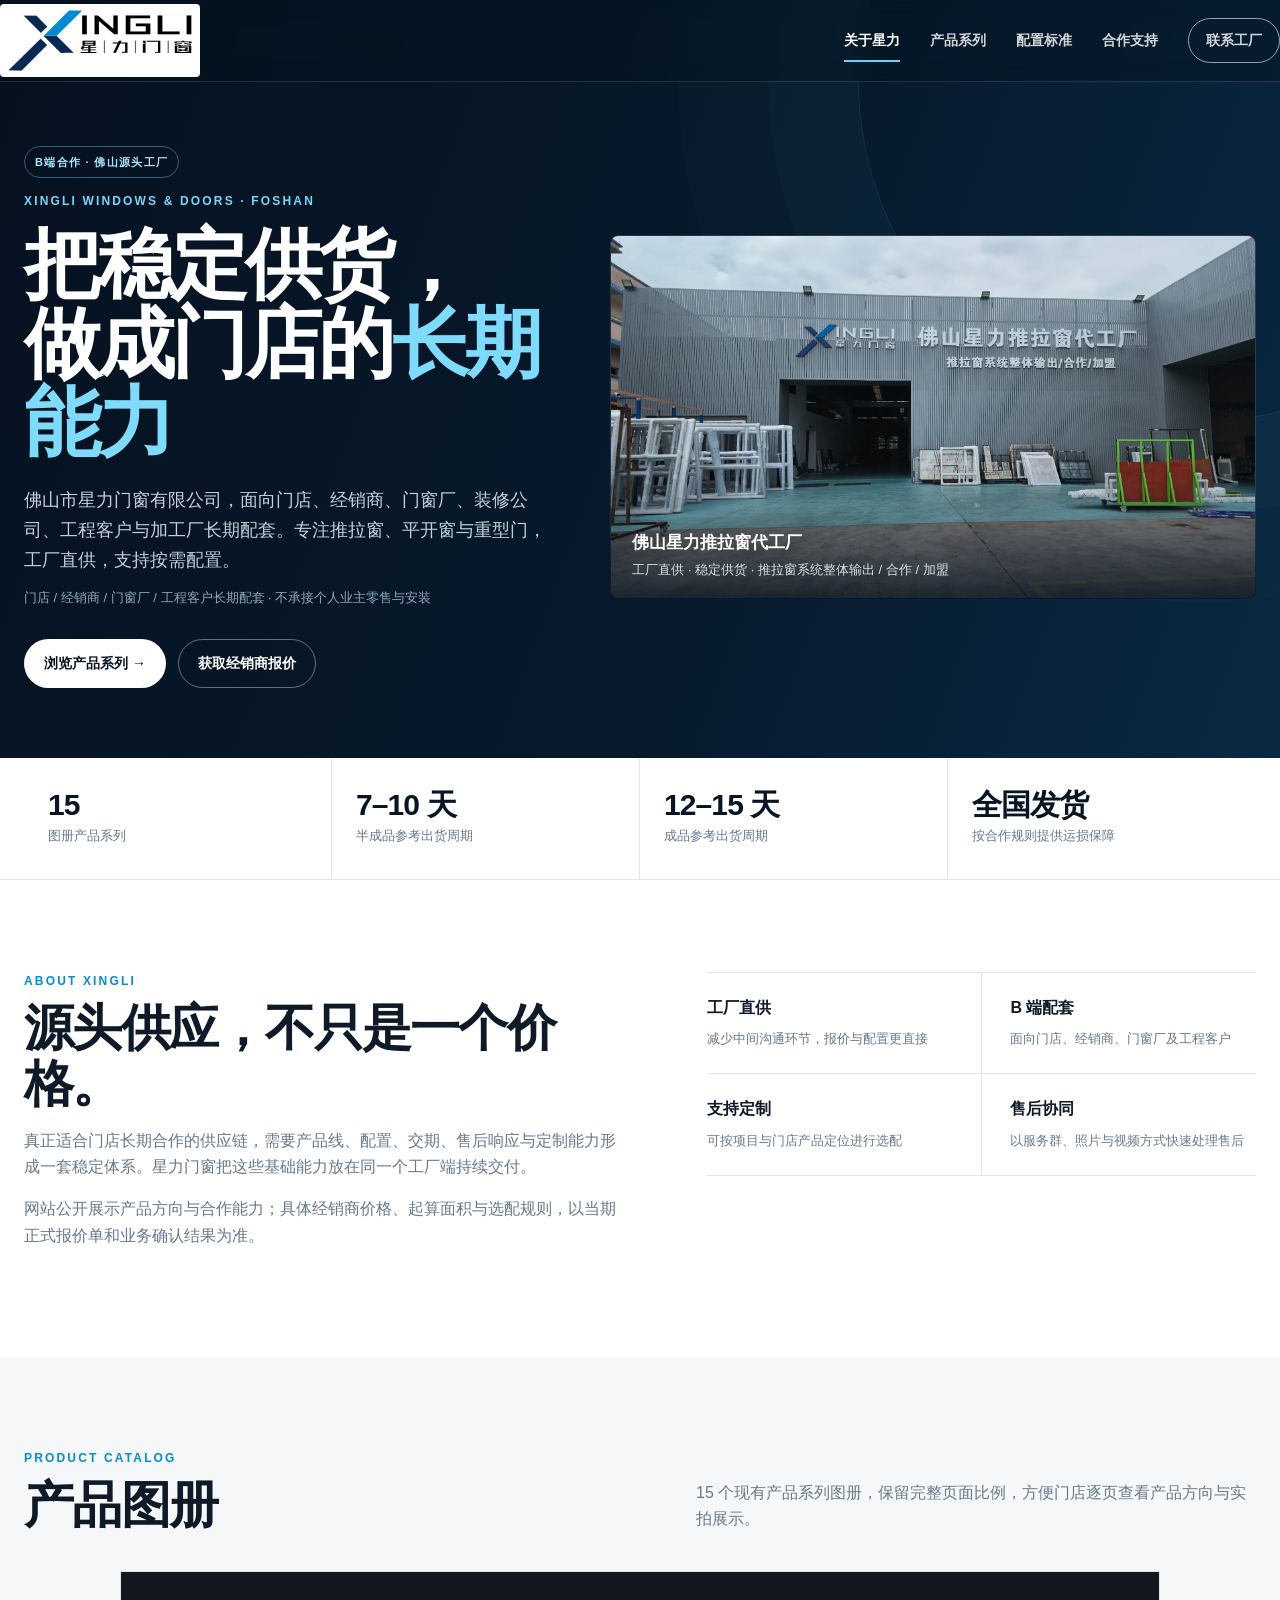
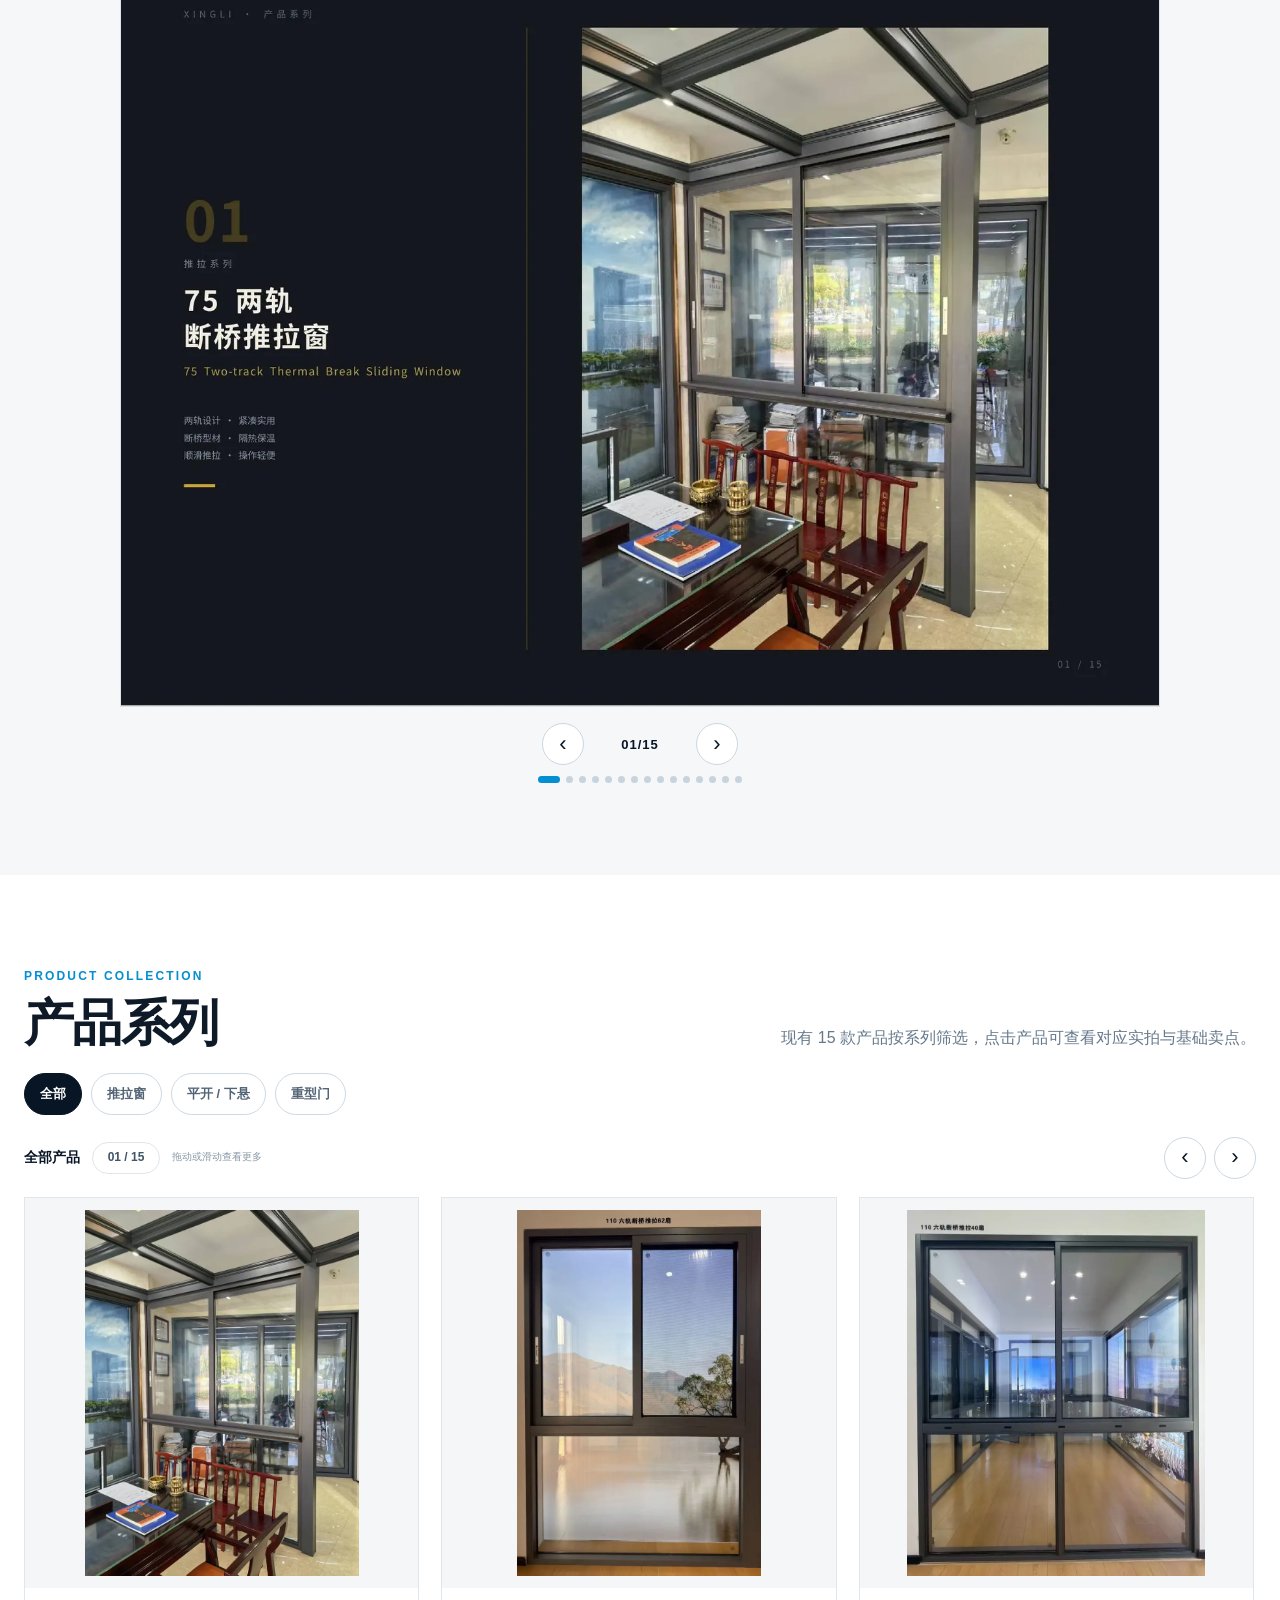
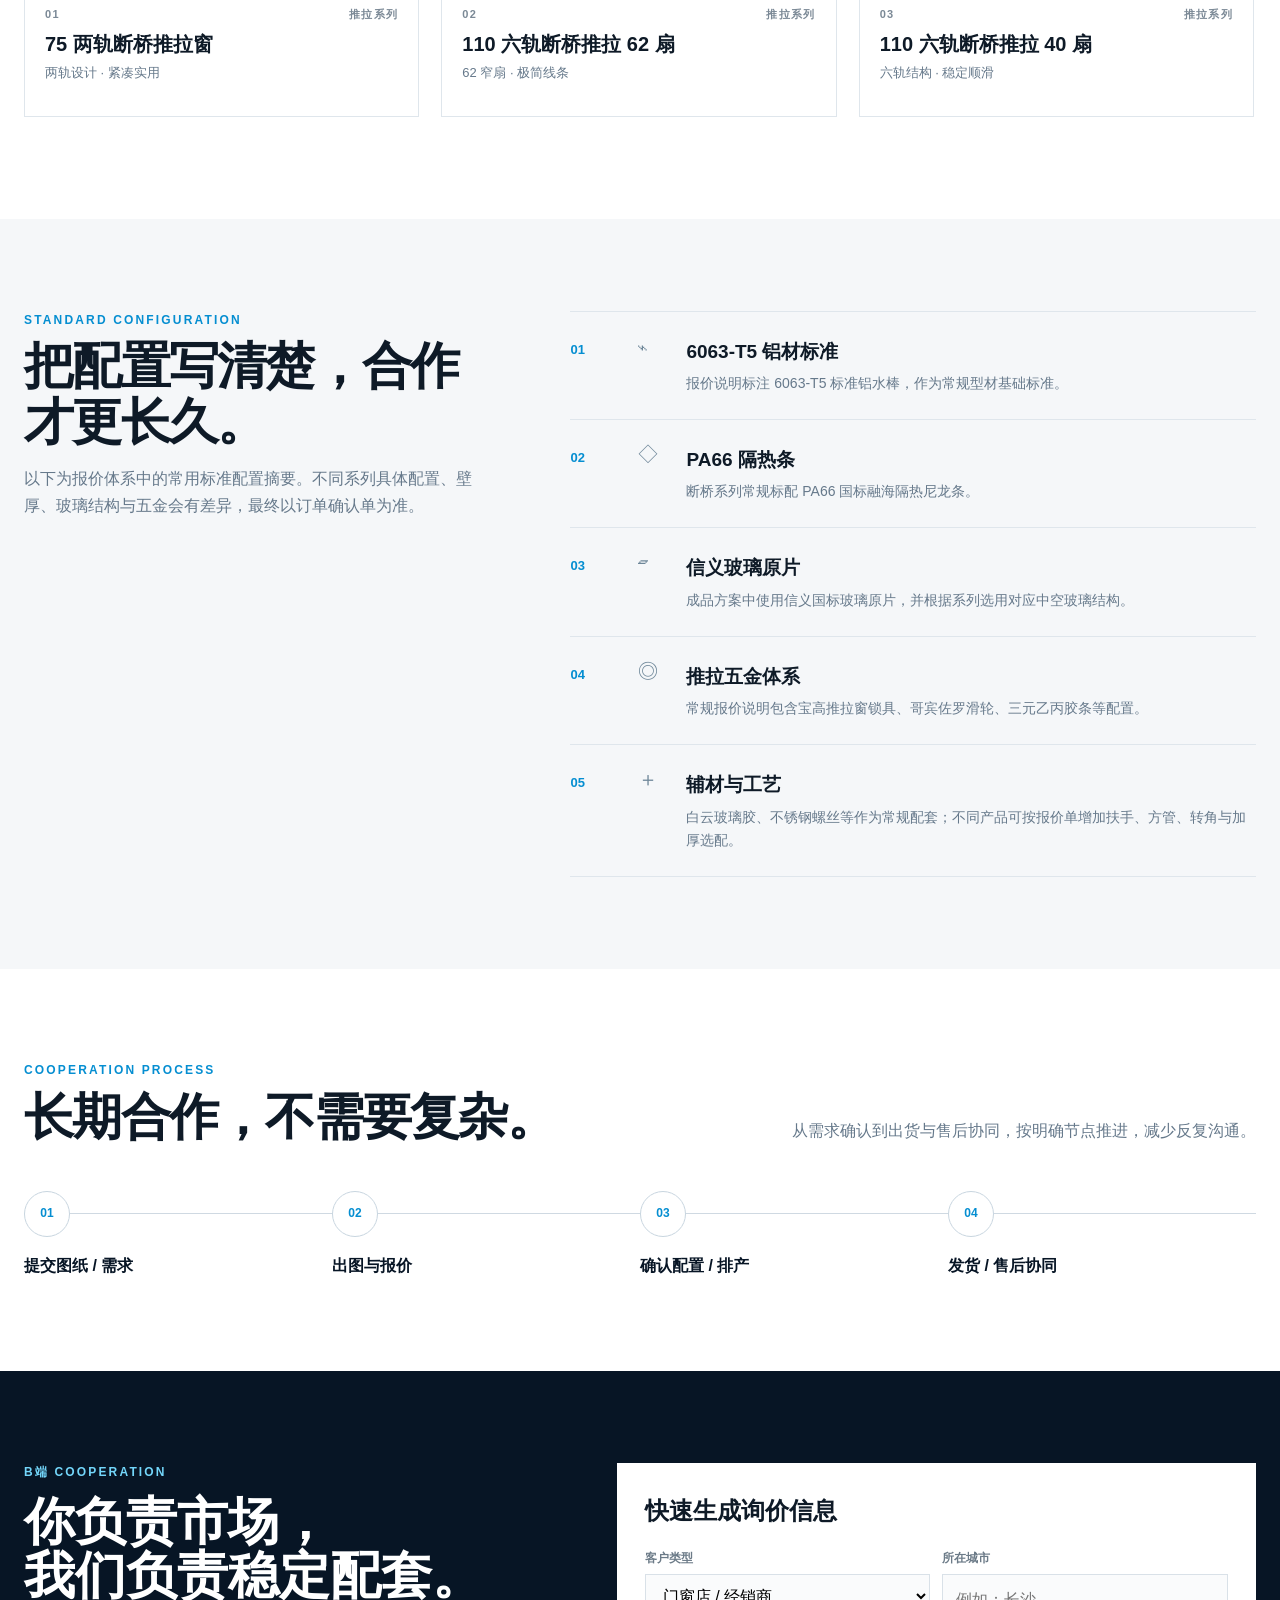
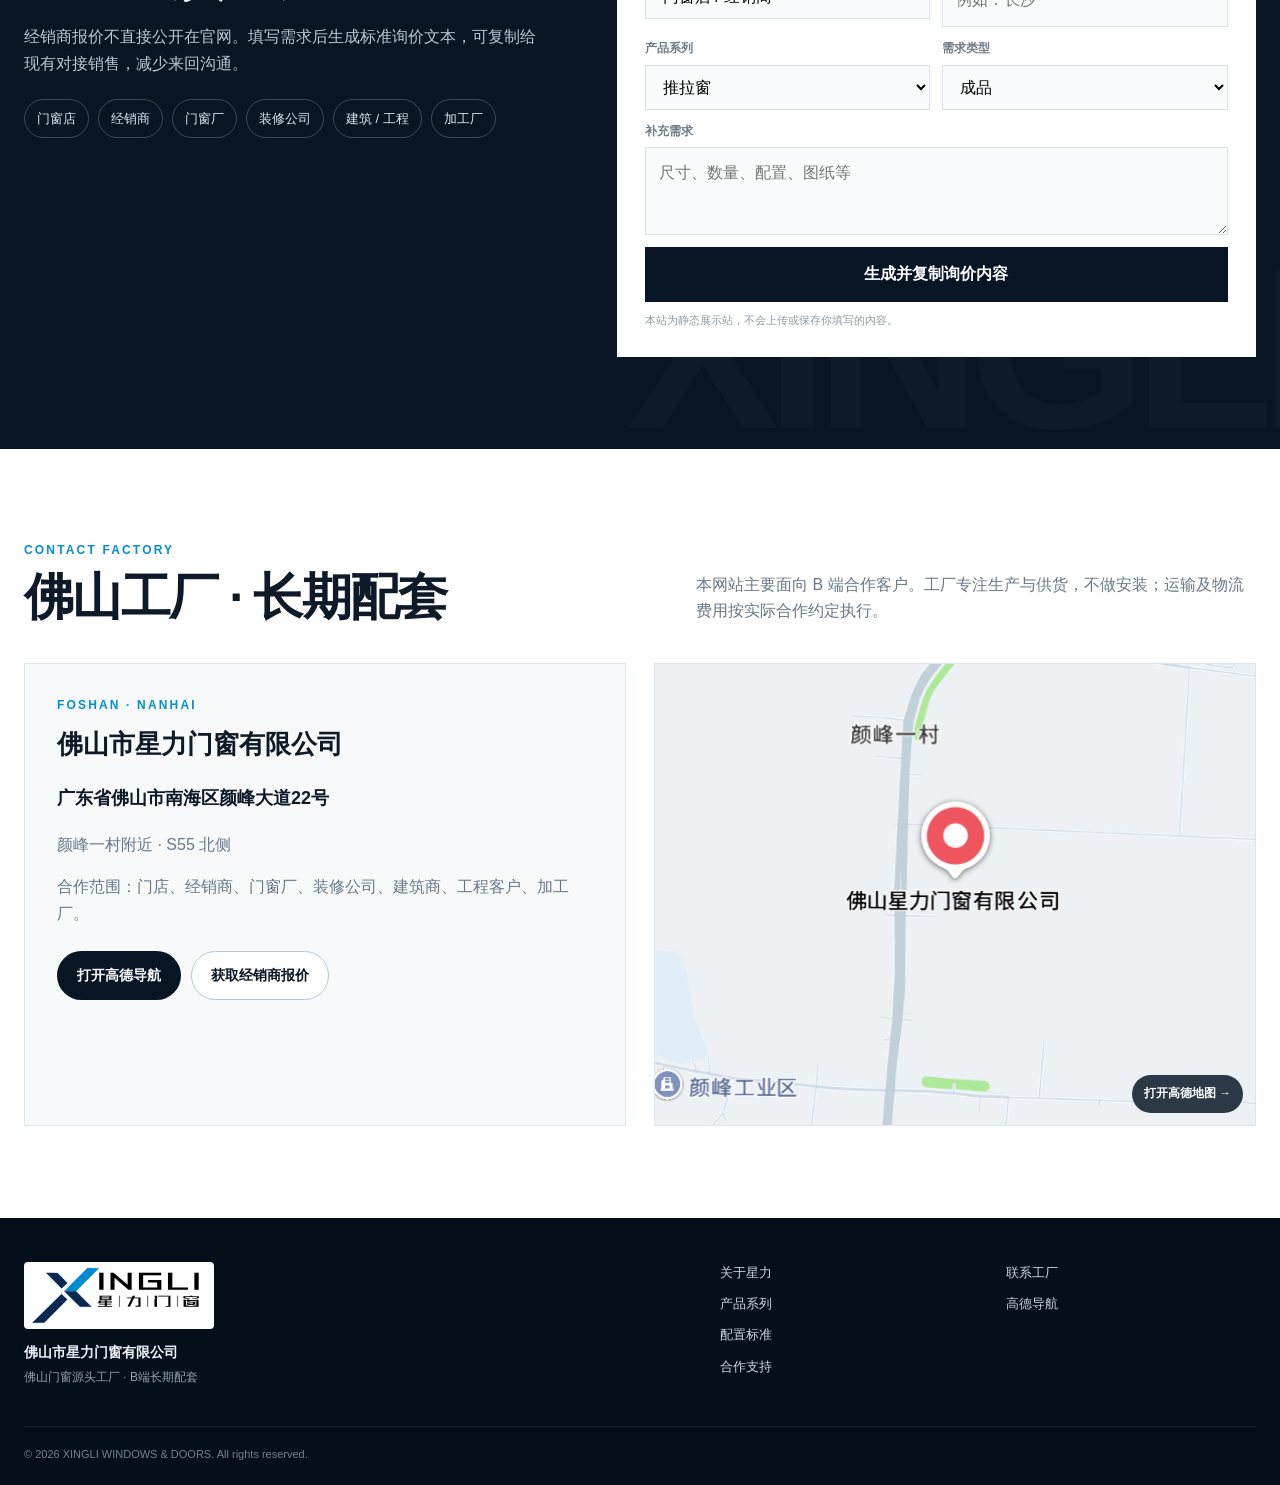
<file: index.html>
<!doctype html>
<html lang="zh-CN">
<head>
  <meta charset="utf-8">
  <meta name="viewport" content="width=device-width,initial-scale=1,viewport-fit=cover">
  <meta name="description" content="佛山市星力门窗有限公司｜佛山门窗源头工厂，面向门店、经销商、门窗厂、装修公司、建筑商、工程客户及加工厂长期配套供货。">
  <meta name="theme-color" content="#071525">
  <link rel="canonical" href="https://209988797.github.io/xingli-window/">
  <link rel="icon" href="images/logo-original.svg" type="image/svg+xml">
  <meta property="og:title" content="星力门窗｜佛山门窗源头工厂">
  <meta property="og:description" content="佛山市星力门窗有限公司，面向门店、经销商、门窗厂、装修公司、建筑商、工程客户及加工厂长期配套供货。">
  <meta property="og:image" content="https://209988797.github.io/xingli-window/images/image_02.webp">
  <meta property="og:type" content="website">
  <meta property="og:url" content="https://209988797.github.io/xingli-window/">
  <title>星力门窗｜佛山门窗源头工厂</title>
  <link rel="preload" as="image" href="images/logo-original.svg" type="image/svg+xml">
  <link rel="preload" as="image" href="images/factory-hero.webp">
  <link rel="stylesheet" href="styles.css">
  <script type="application/ld+json">{
    "@context":"https://schema.org",
    "@type":"Organization",
    "name":"佛山市星力门窗有限公司",
    "url":"https://209988797.github.io/xingli-window/",
    "description":"佛山门窗源头工厂，面向门店、经销商、门窗厂、装修公司、建筑商、工程客户及加工厂长期配套供货。",
    "address":{
      "@type":"PostalAddress",
      "streetAddress":"颜峰大道22号",
      "addressLocality":"佛山市",
      "addressRegion":"广东省",
      "addressCountry":"CN"
    }
  }</script>
</head>
<body>
<header class="header" id="header">
  <div class="container nav">
    <a class="brand" href="#top" aria-label="星力门窗首页"><img src="images/logo-original.svg" alt="星力门窗 LOGO" decoding="async" width="300" height="96"></a>
    <nav class="navlinks" aria-label="主导航">
      <a href="#about" data-nav="about">关于星力</a>
      <a href="#products" data-nav="products">产品系列</a>
      <a href="#standards" data-nav="standards">配置标准</a>
      <a href="#cooperation" data-nav="cooperation">合作支持</a>
      <a href="#contact" data-nav="contact" class="nav-cta">联系工厂</a>
    </nav>
    <button class="menu-toggle" id="menuToggle" type="button" aria-label="打开导航菜单" aria-controls="mobileMenu" aria-expanded="false"><span></span><span></span><span></span></button>
  </div>
</header>
<div class="mobile-menu" id="mobileMenu" aria-hidden="true">
  <div class="mobile-menu-panel" role="navigation" aria-label="手机导航">
    <a href="#about">关于星力</a>
    <a href="#products">产品系列</a>
    <a href="#standards">配置标准</a>
    <a href="#cooperation">合作支持</a>
    <a href="#contact" class="mobile-cta">联系工厂</a>
  </div>
</div>
<main id="top">
  <section class="hero" data-nav-section="about">
    <div class="container hero-grid">
      <div class="hero-copy">
        <div class="b2b-badge">B端合作 · 佛山源头工厂</div>
        <div class="eyebrow hero-eyebrow">XINGLI WINDOWS &amp; DOORS · FOSHAN</div>
        <h1>把稳定供货，<br>做成门店的<em>长期能力</em></h1>
        <p class="hero-desc">佛山市星力门窗有限公司，面向门店、经销商、门窗厂、装修公司、工程客户与加工厂长期配套。专注推拉窗、平开窗与重型门，工厂直供，支持按需配置。</p>
        <p class="hero-b2b-note">门店 / 经销商 / 门窗厂 / 工程客户长期配套 · 不承接个人业主零售与安装</p>
        <div class="hero-actions"><a class="btn primary" href="#products">浏览产品系列 →</a><a class="btn ghost" href="#cooperation">获取经销商报价</a></div>
      </div>
      <div class="hero-visual">
        <img class="hero-photo" src="images/factory-hero.webp" alt="佛山星力推拉窗代工厂外景" decoding="async" fetchpriority="high" width="1920" height="1080">
        <div class="hero-caption"><strong>佛山星力推拉窗代工厂</strong><span>工厂直供 · 稳定供货 · 推拉窗系统整体输出 / 合作 / 加盟</span></div>
      </div>
    </div>
  </section>

  <section class="metrics" aria-label="供货能力摘要">
    <div class="container metrics-grid">
      <div class="metric"><strong>15</strong><span>图册产品系列</span></div>
      <div class="metric"><strong>7–10 天</strong><span>半成品参考出货周期</span></div>
      <div class="metric"><strong>12–15 天</strong><span>成品参考出货周期</span></div>
      <div class="metric"><strong>全国发货</strong><span>按合作规则提供运损保障</span></div>
    </div>
  </section>

  <section class="section about-section" id="about" data-nav-section="about">
    <div class="container about-grid">
      <div class="about-copy">
        <div class="eyebrow">ABOUT XINGLI</div>
        <h2>源头供应，不只是一个价格。</h2>
        <p>真正适合门店长期合作的供应链，需要产品线、配置、交期、售后响应与定制能力形成一套稳定体系。星力门窗把这些基础能力放在同一个工厂端持续交付。</p>
        <p>网站公开展示产品方向与合作能力；具体经销商价格、起算面积与选配规则，以当期正式报价单和业务确认结果为准。</p>
      </div>
      <div class="about-points" aria-label="星力门窗合作能力">
        <div class="about-point"><b>工厂直供</b><span>减少中间沟通环节，报价与配置更直接</span></div>
        <div class="about-point"><b>B 端配套</b><span>面向门店、经销商、门窗厂及工程客户</span></div>
        <div class="about-point"><b>支持定制</b><span>可按项目与门店产品定位进行选配</span></div>
        <div class="about-point"><b>售后协同</b><span>以服务群、照片与视频方式快速处理售后</span></div>
      </div>
    </div>
  </section>

  <section class="section catalog-section soft" id="catalog">
    <div class="container">
      <div class="section-head"><div><div class="eyebrow">PRODUCT CATALOG</div><h2>产品图册</h2></div><p>15 个现有产品系列图册，保留完整页面比例，方便门店逐页查看产品方向与实拍展示。</p></div>
      <div class="catalog-showcase" id="catalogShowcase" aria-label="星力门窗15页产品图册">
        <div class="catalog-viewport"><div class="catalog-track" id="catalogTrack"><div class="catalog-slide" data-catalog-slide="1"><img src="images/image_03.webp" alt="星力门窗产品系列图册第1页" loading="lazy" decoding="async" width="1754" height="1241"></div>
<div class="catalog-slide" data-catalog-slide="2"><img src="images/image_04.webp" alt="星力门窗产品系列图册第2页" loading="lazy" decoding="async" width="1754" height="1241"></div>
<div class="catalog-slide" data-catalog-slide="3"><img src="images/image_05.webp" alt="星力门窗产品系列图册第3页" loading="lazy" decoding="async" width="1754" height="1241"></div>
<div class="catalog-slide" data-catalog-slide="4"><img src="images/image_06.webp" alt="星力门窗产品系列图册第4页" loading="lazy" decoding="async" width="1754" height="1241"></div>
<div class="catalog-slide" data-catalog-slide="5"><img src="images/image_07.webp" alt="星力门窗产品系列图册第5页" loading="lazy" decoding="async" width="1754" height="1241"></div>
<div class="catalog-slide" data-catalog-slide="6"><img src="images/image_08.webp" alt="星力门窗产品系列图册第6页" loading="lazy" decoding="async" width="1754" height="1241"></div>
<div class="catalog-slide" data-catalog-slide="7"><img src="images/image_09.webp" alt="星力门窗产品系列图册第7页" loading="lazy" decoding="async" width="1754" height="1241"></div>
<div class="catalog-slide" data-catalog-slide="8"><img src="images/image_10.webp" alt="星力门窗产品系列图册第8页" loading="lazy" decoding="async" width="1754" height="1241"></div>
<div class="catalog-slide" data-catalog-slide="9"><img src="images/image_11.webp" alt="星力门窗产品系列图册第9页" loading="lazy" decoding="async" width="1754" height="1241"></div>
<div class="catalog-slide" data-catalog-slide="10"><img src="images/image_12.webp" alt="星力门窗产品系列图册第10页" loading="lazy" decoding="async" width="1754" height="1241"></div>
<div class="catalog-slide" data-catalog-slide="11"><img src="images/image_13.webp" alt="星力门窗产品系列图册第11页" loading="lazy" decoding="async" width="1754" height="1241"></div>
<div class="catalog-slide" data-catalog-slide="12"><img src="images/image_14.webp" alt="星力门窗产品系列图册第12页" loading="lazy" decoding="async" width="1754" height="1241"></div>
<div class="catalog-slide" data-catalog-slide="13"><img src="images/image_15.webp" alt="星力门窗产品系列图册第13页" loading="lazy" decoding="async" width="1754" height="1241"></div>
<div class="catalog-slide" data-catalog-slide="14"><img src="images/image_16.webp" alt="星力门窗产品系列图册第14页" loading="lazy" decoding="async" width="1754" height="1241"></div>
<div class="catalog-slide" data-catalog-slide="15"><img src="images/image_17.webp" alt="星力门窗产品系列图册第15页" loading="lazy" decoding="async" width="1754" height="1241"></div></div></div>
        <div class="catalog-controls"><button class="catalog-arrow" id="catalogPrev" type="button" aria-label="上一页产品图册">‹</button><div class="catalog-progress"><span id="catalogNow">01</span><span>/</span><span>15</span></div><button class="catalog-arrow" id="catalogNext" type="button" aria-label="下一页产品图册">›</button></div>
        <div class="catalog-dots" id="catalogDots" aria-label="产品图册页码"></div>
      </div>
    </div>
  </section>

  <section class="section products-section" id="products" data-nav-section="products">
    <div class="container">
      <div class="section-head products-head"><div><div class="eyebrow">PRODUCT COLLECTION</div><h2>产品系列</h2></div><p>现有 15 款产品按系列筛选，点击产品可查看对应实拍与基础卖点。</p></div>
      <div class="filters" role="group" aria-label="产品分类筛选"><button class="filter active" type="button" data-filter="全部">全部</button><button class="filter" type="button" data-filter="推拉系列">推拉窗</button><button class="filter" type="button" data-filter="平开系列">平开 / 下悬</button><button class="filter" type="button" data-filter="重型门">重型门</button></div>
      <div class="product-carousel-shell" id="productCarousel">
        <div class="product-carousel-toolbar"><div class="product-carousel-label"><b id="productFilterLabel">全部产品</b><span id="productCount" class="product-carousel-count">01 / 15</span><small>拖动或滑动查看更多</small></div><div class="product-carousel-actions"><button class="carousel-btn" id="productPrev" type="button" aria-label="上一款产品">‹</button><button class="carousel-btn" id="productNext" type="button" aria-label="下一款产品">›</button></div></div>
        <div class="product-grid" id="productGrid"><article class="product-card" data-cat="推拉系列" data-index="0" role="button" tabindex="0" aria-label="查看75 两轨断桥推拉窗详情">
      <div class="product-photo"><img src="images/image_18.webp" alt="75 两轨断桥推拉窗产品实拍" loading="lazy" decoding="async" width="800" height="800"></div>
      <div class="product-meta"><span>01</span><span>推拉系列</span></div>
      <h3>75 两轨断桥推拉窗</h3>
      <p>两轨设计 · 紧凑实用</p>
    </article><article class="product-card" data-cat="推拉系列" data-index="1" role="button" tabindex="0" aria-label="查看110 六轨断桥推拉 62 扇详情">
      <div class="product-photo"><img src="images/image_19.webp" alt="110 六轨断桥推拉 62 扇产品实拍" loading="lazy" decoding="async" width="800" height="800"></div>
      <div class="product-meta"><span>02</span><span>推拉系列</span></div>
      <h3>110 六轨断桥推拉 62 扇</h3>
      <p>62 窄扇 · 极简线条</p>
    </article><article class="product-card" data-cat="推拉系列" data-index="2" role="button" tabindex="0" aria-label="查看110 六轨断桥推拉 40 扇详情">
      <div class="product-photo"><img src="images/image_20.webp" alt="110 六轨断桥推拉 40 扇产品实拍" loading="lazy" decoding="async" width="800" height="800"></div>
      <div class="product-meta"><span>03</span><span>推拉系列</span></div>
      <h3>110 六轨断桥推拉 40 扇</h3>
      <p>六轨结构 · 稳定顺滑</p>
    </article><article class="product-card" data-cat="推拉系列" data-index="3" role="button" tabindex="0" aria-label="查看110 三轨断桥推拉系列详情">
      <div class="product-photo"><img src="images/image_21.webp" alt="110 三轨断桥推拉系列产品实拍" loading="lazy" decoding="async" width="800" height="800"></div>
      <div class="product-meta"><span>04</span><span>推拉系列</span></div>
      <h3>110 三轨断桥推拉系列</h3>
      <p>三轨结构 · 稳定顺滑</p>
    </article><article class="product-card" data-cat="推拉系列" data-index="4" role="button" tabindex="0" aria-label="查看100 三轨非断桥推拉窗详情">
      <div class="product-photo"><img src="images/image_22.webp" alt="100 三轨非断桥推拉窗产品实拍" loading="lazy" decoding="async" width="800" height="800"></div>
      <div class="product-meta"><span>05</span><span>推拉系列</span></div>
      <h3>100 三轨非断桥推拉窗</h3>
      <p>三轨设计 · 经济实用</p>
    </article><article class="product-card" data-cat="推拉系列" data-index="5" role="button" tabindex="0" aria-label="查看122 六轨断桥景观推拉窗详情">
      <div class="product-photo"><img src="images/image_23.webp" alt="122 六轨断桥景观推拉窗产品实拍" loading="lazy" decoding="async" width="800" height="800"></div>
      <div class="product-meta"><span>06</span><span>推拉系列</span></div>
      <h3>122 六轨断桥景观推拉窗</h3>
      <p>六轨承载 · 宽幅通透</p>
    </article><article class="product-card" data-cat="推拉系列" data-index="6" role="button" tabindex="0" aria-label="查看122 六轨悬浮断桥推拉窗详情">
      <div class="product-photo"><img src="images/image_24.webp" alt="122 六轨悬浮断桥推拉窗产品实拍" loading="lazy" decoding="async" width="800" height="800"></div>
      <div class="product-meta"><span>07</span><span>推拉系列</span></div>
      <h3>122 六轨悬浮断桥推拉窗</h3>
      <p>悬浮设计 · 轻盈通透</p>
    </article><article class="product-card" data-cat="推拉系列" data-index="7" role="button" tabindex="0" aria-label="查看128 六轨悬浮断桥推拉窗详情">
      <div class="product-photo"><img src="images/image_25.webp" alt="128 六轨悬浮断桥推拉窗产品实拍" loading="lazy" decoding="async" width="800" height="800"></div>
      <div class="product-meta"><span>08</span><span>推拉系列</span></div>
      <h3>128 六轨悬浮断桥推拉窗</h3>
      <p>六轨悬浮设计 · 超大面积通透</p>
    </article><article class="product-card" data-cat="推拉系列" data-index="8" role="button" tabindex="0" aria-label="查看128 六轨断桥景观推拉详情">
      <div class="product-photo"><img src="images/image_26.webp" alt="128 六轨断桥景观推拉产品实拍" loading="lazy" decoding="async" width="800" height="800"></div>
      <div class="product-meta"><span>09</span><span>推拉系列</span></div>
      <h3>128 六轨断桥景观推拉</h3>
      <p>六轨结构 · 承重稳固</p>
    </article><article class="product-card" data-cat="平开系列" data-index="9" role="button" tabindex="0" aria-label="查看110 断桥对开 · 外平开 · 下悬详情">
      <div class="product-photo"><img src="images/image_27.webp" alt="110 断桥对开 · 外平开 · 下悬产品实拍" loading="lazy" decoding="async" width="800" height="800"></div>
      <div class="product-meta"><span>10</span><span>平开系列</span></div>
      <h3>110 断桥对开 · 外平开 · 下悬</h3>
      <p>对开窗 · 视野开阔</p>
    </article><article class="product-card" data-cat="平开系列" data-index="10" role="button" tabindex="0" aria-label="查看110 断桥平开门 · 对开窗详情">
      <div class="product-photo"><img src="images/image_28.webp" alt="110 断桥平开门 · 对开窗产品实拍" loading="lazy" decoding="async" width="800" height="800"></div>
      <div class="product-meta"><span>11</span><span>平开系列</span></div>
      <h3>110 断桥平开门 · 对开窗</h3>
      <p>平开门 · 沉稳大气</p>
    </article><article class="product-card" data-cat="重型门" data-index="11" role="button" tabindex="0" aria-label="查看106 两轨重型门详情">
      <div class="product-photo"><img src="images/image_29.webp" alt="106 两轨重型门产品实拍" loading="lazy" decoding="async" width="800" height="800"></div>
      <div class="product-meta"><span>12</span><span>重型门</span></div>
      <h3>106 两轨重型门</h3>
      <p>两轨结构 · 沉稳厚重</p>
    </article><article class="product-card" data-cat="重型门" data-index="12" role="button" tabindex="0" aria-label="查看125 两轨重型门详情">
      <div class="product-photo"><img src="images/image_30.webp" alt="125 两轨重型门产品实拍" loading="lazy" decoding="async" width="800" height="800"></div>
      <div class="product-meta"><span>13</span><span>重型门</span></div>
      <h3>125 两轨重型门</h3>
      <p>两轨结构 · 宽幅通透</p>
    </article><article class="product-card" data-cat="重型门" data-index="13" role="button" tabindex="0" aria-label="查看161 三轨重型推拉门详情">
      <div class="product-photo"><img src="images/image_31.webp" alt="161 三轨重型推拉门产品实拍" loading="lazy" decoding="async" width="800" height="800"></div>
      <div class="product-meta"><span>14</span><span>重型门</span></div>
      <h3>161 三轨重型推拉门</h3>
      <p>三轨结构 · 稳固顺滑</p>
    </article><article class="product-card" data-cat="重型门" data-index="14" role="button" tabindex="0" aria-label="查看190 三轨重型推拉门详情">
      <div class="product-photo"><img src="images/image_32.webp" alt="190 三轨重型推拉门产品实拍" loading="lazy" decoding="async" width="800" height="800"></div>
      <div class="product-meta"><span>15</span><span>重型门</span></div>
      <h3>190 三轨重型推拉门</h3>
      <p>三轨结构 · 稳固顺滑</p>
    </article></div>
      </div>
    </div>
  </section>

  <section class="section standards-section soft" id="standards" data-nav-section="standards">
    <div class="container standards">
      <div class="standards-intro"><div class="eyebrow">STANDARD CONFIGURATION</div><h2>把配置写清楚，合作才更长久。</h2><p>以下为报价体系中的常用标准配置摘要。不同系列具体配置、壁厚、玻璃结构与五金会有差异，最终以订单确认单为准。</p></div>
      <div class="std-list">
        <div class="std"><div class="std-num">01</div><div class="std-icon" aria-hidden="true">⌁</div><div><h3>6063-T5 铝材标准</h3><p>报价说明标注 6063-T5 标准铝水棒，作为常规型材基础标准。</p></div></div>
        <div class="std"><div class="std-num">02</div><div class="std-icon" aria-hidden="true">◇</div><div><h3>PA66 隔热条</h3><p>断桥系列常规标配 PA66 国标融海隔热尼龙条。</p></div></div>
        <div class="std"><div class="std-num">03</div><div class="std-icon" aria-hidden="true">▱</div><div><h3>信义玻璃原片</h3><p>成品方案中使用信义国标玻璃原片，并根据系列选用对应中空玻璃结构。</p></div></div>
        <div class="std"><div class="std-num">04</div><div class="std-icon" aria-hidden="true">◎</div><div><h3>推拉五金体系</h3><p>常规报价说明包含宝高推拉窗锁具、哥宾佐罗滑轮、三元乙丙胶条等配置。</p></div></div>
        <div class="std"><div class="std-num">05</div><div class="std-icon" aria-hidden="true">＋</div><div><h3>辅材与工艺</h3><p>白云玻璃胶、不锈钢螺丝等作为常规配套；不同产品可按报价单增加扶手、方管、转角与加厚选配。</p></div></div>
      </div>
    </div>
  </section>

  <section class="section process-section" id="process" data-nav-section="cooperation">
    <div class="container">
      <div class="section-head"><div><div class="eyebrow">COOPERATION PROCESS</div><h2>长期合作，不需要复杂。</h2></div><p>从需求确认到出货与售后协同，按明确节点推进，减少反复沟通。</p></div>
      <ol class="process-list"><li><span>01</span><b>提交图纸 / 需求</b></li><li><span>02</span><b>出图与报价</b></li><li><span>03</span><b>确认配置 / 排产</b></li><li><span>04</span><b>发货 / 售后协同</b></li></ol>
    </div>
  </section>

  <section class="section coop" id="cooperation" data-nav-section="cooperation">
    <div class="container coop-grid">
      <div><div class="eyebrow coop-eyebrow">B端 COOPERATION</div><h2>你负责市场，<br>我们负责稳定配套。</h2><p>经销商报价不直接公开在官网。填写需求后生成标准询价文本，可复制给现有对接销售，减少来回沟通。</p><div class="coop-tags"><span class="coop-tag">门窗店</span><span class="coop-tag">经销商</span><span class="coop-tag">门窗厂</span><span class="coop-tag">装修公司</span><span class="coop-tag">建筑 / 工程</span><span class="coop-tag">加工厂</span></div></div>
      <div class="inquiry"><h3>快速生成询价信息</h3><div class="form-grid"><div class="field"><label for="customerType">客户类型</label><select id="customerType"><option>门窗店 / 经销商</option><option>门窗厂 / 加工厂</option><option>装修公司</option><option>建筑 / 工程客户</option></select></div><div class="field"><label for="city">所在城市</label><input id="city" placeholder="例如：长沙"></div><div class="field"><label for="wantProduct">产品系列</label><select id="wantProduct"><option>推拉窗</option><option>平开窗</option><option>重型门</option><option>多系列一起了解</option></select></div><div class="field"><label for="needType">需求类型</label><select id="needType"><option>成品</option><option>半成品</option><option>成品 + 半成品</option></select></div><div class="field full"><label for="extra">补充需求</label><textarea id="extra" placeholder="尺寸、数量、配置、图纸等"></textarea></div></div><button class="copy-btn" id="copyInquiry" type="button">生成并复制询价内容</button><div class="form-note">本站为静态展示站，不会上传或保存你填写的内容。</div></div>
    </div>
  </section>

  <section class="section contact-section" id="contact" data-nav-section="contact">
    <div class="container"><div class="section-head"><div><div class="eyebrow">CONTACT FACTORY</div><h2>佛山工厂 · 长期配套</h2></div><p>本网站主要面向 B 端合作客户。工厂专注生产与供货，不做安装；运输及物流费用按实际合作约定执行。</p></div>
      <div class="address"><div class="address-card"><div class="eyebrow">FOSHAN · NANHAI</div><h3>佛山市星力门窗有限公司</h3><p class="big">广东省佛山市南海区颜峰大道22号</p><p>颜峰一村附近 · S55 北侧</p><p>合作范围：门店、经销商、门窗厂、装修公司、建筑商、工程客户、加工厂。</p><div class="contact-actions"><a class="btn dark" id="amapTextLink" href="https://ditu.amap.com/ssr/place/B0LAGLRPAS?id=B0LAGLRPAS&amp;name=%E4%BD%9B%E5%B1%B1%E6%98%9F%E5%8A%9B%E9%97%A8%E7%AA%97%E6%9C%89%E9%99%90%E5%85%AC%E5%8F%B8&amp;source=sug" target="_blank" rel="noopener">打开高德导航</a><a class="btn outline" href="#cooperation">获取经销商报价</a></div></div>
        <a class="map-placeholder map-link" id="xingliAmapLink" href="https://ditu.amap.com/ssr/place/B0LAGLRPAS?id=B0LAGLRPAS&amp;name=%E4%BD%9B%E5%B1%B1%E6%98%9F%E5%8A%9B%E9%97%A8%E7%AA%97%E6%9C%89%E9%99%90%E5%85%AC%E5%8F%B8&amp;source=sug" target="_blank" rel="noopener" aria-label="在高德地图打开佛山市星力门窗有限公司位置" data-mobile-amap="https://uri.amap.com/marker?poiid=B0LAGLRPAS&amp;src=xingli-window&amp;callnative=1"><img class="map-snapshot" src="images/image_33.png" alt="佛山市星力门窗有限公司地图预览" loading="lazy" decoding="async" width="597" height="459"><span class="map-label">打开高德地图 →</span></a>
      </div>
    </div>
  </section>
</main>

<footer class="footer">
  <div class="container footer-grid">
    <div class="footer-brand"><img src="images/logo-original.svg" alt="星力门窗" decoding="async"><p class="footer-company">佛山市星力门窗有限公司</p><p>佛山门窗源头工厂 · B端长期配套</p></div>
    <nav class="footer-links" aria-label="页脚导航"><div><a href="#about">关于星力</a><a href="#products">产品系列</a><a href="#standards">配置标准</a><a href="#cooperation">合作支持</a></div><div><a href="#contact">联系工厂</a><a href="https://ditu.amap.com/ssr/place/B0LAGLRPAS?id=B0LAGLRPAS&amp;name=%E4%BD%9B%E5%B1%B1%E6%98%9F%E5%8A%9B%E9%97%A8%E7%AA%97%E6%9C%89%E9%99%90%E5%85%AC%E5%8F%B8&amp;source=sug" target="_blank" rel="noopener">高德导航</a></div></nav>
  </div>
  <div class="container footer-bottom">© 2026 XINGLI WINDOWS &amp; DOORS. All rights reserved.</div>
</footer>

<div class="modal" id="productModal" role="dialog" aria-modal="true" aria-labelledby="modalName" aria-hidden="true"><div class="modal-card" tabindex="-1"><div class="modal-photo"><img id="modalImg" alt="产品图片" decoding="async"></div><div class="modal-copy"><button class="modal-close" id="modalClose" type="button" aria-label="关闭产品详情">×</button><div class="eyebrow" id="modalCat"></div><h3 id="modalName"></h3><ul id="modalPoints"></ul><a href="#cooperation" class="quote" id="modalQuote">获取经销商报价 →</a></div></div></div>

<div class="modal" id="leadQrModal" role="dialog" aria-modal="true" aria-labelledby="leadQrTitle" aria-hidden="true"><div class="modal-card lead-modal-card" tabindex="-1"><div class="lead-modal-photo"><img src="images/image_35.webp" alt="佛山星力门窗销售罗姐微信二维码" decoding="async" width="900" height="1200"></div><div class="modal-copy lead-modal-copy"><button class="modal-close" id="leadQrClose" type="button" aria-label="关闭二维码">×</button><div class="eyebrow">WECHAT QR</div><h3 id="leadQrTitle">询价内容已复制<br>可直接发送给销售</h3><p class="lead-success">询价内容已复制，可直接发送给销售。</p><ul><li>添加对象：佛山星力门窗销售罗姐</li><li>适用客户：门店、经销商、门窗厂、装修公司、工程客户、加工厂</li><li>支持事项：专业解答、免费出图、报价与方案沟通</li></ul><button class="quote button-quote" id="leadQrDone" type="button">我知道了</button></div></div></div>
<div class="toast" id="toast" role="status" aria-live="polite">询价内容已复制，可直接发送给销售。</div>
<script src="main.js" defer></script>
</body>
</html>
</file>
<file: styles.css>
:root{--navy:#071525;--navy-2:#0a2035;--navy-3:#0c2a46;--blue:#058ed1;--cyan:#69d3f6;--ink:#0e1a27;--muted:#66798b;--paper:#f5f7f9;--line:#dfe6ec;--white:#fff;--max:1240px;--header-h:82px;--ease:cubic-bezier(.2,.75,.2,1)}
*{box-sizing:border-box}html{scroll-behavior:smooth;scroll-padding-top:calc(var(--header-h) + 16px)}body{margin:0;font-family:Inter,-apple-system,BlinkMacSystemFont,"Segoe UI","PingFang SC","Microsoft YaHei",sans-serif;color:var(--ink);background:var(--white);line-height:1.65;overflow-x:hidden}body.overlay-open{overflow:hidden}a{color:inherit;text-decoration:none}img{display:block;max-width:100%}button,input,select,textarea{font:inherit}.container{width:min(var(--max),calc(100% - 48px));margin:auto}.eyebrow{font-size:12px;font-weight:800;letter-spacing:.18em;text-transform:uppercase;color:var(--blue)}
.header{position:fixed;z-index:80;inset:0 0 auto;height:var(--header-h);display:flex;align-items:center;color:#fff;background:rgba(5,17,30,.36);border-bottom:1px solid rgba(255,255,255,.12);backdrop-filter:blur(10px);transition:background .25s ease,border-color .25s ease,box-shadow .25s ease}.header.scrolled{background:rgba(5,17,30,.94);border-color:rgba(255,255,255,.08);box-shadow:0 10px 30px rgba(0,0,0,.18);backdrop-filter:blur(16px)}.nav{display:flex;align-items:center;justify-content:space-between;gap:26px;width:100%}.brand{display:flex;align-items:center;flex:0 0 auto;background:#fff;padding:3px 5px;border-radius:4px}.brand img{width:190px;height:auto;aspect-ratio:561/200;object-fit:contain;object-position:left center}.navlinks{display:flex;align-items:center;gap:30px;font-size:14px;font-weight:700}.navlinks a{position:relative;opacity:.82;transition:opacity .24s ease,color .24s ease}.navlinks a:not(.nav-cta)::after{content:"";position:absolute;left:0;right:0;bottom:-10px;height:2px;background:var(--cyan);transform:scaleX(0);transform-origin:center;transition:transform .24s ease}.navlinks a:hover,.navlinks a.active{opacity:1}.navlinks a.active:not(.nav-cta)::after{transform:scaleX(1)}.nav-cta{padding:10px 17px;border:1px solid rgba(255,255,255,.72);border-radius:999px}.nav-cta.active,.nav-cta:hover{background:#fff;color:var(--navy);border-color:#fff}.menu-toggle{display:none;width:44px;height:44px;border:1px solid rgba(255,255,255,.3);border-radius:50%;background:transparent;padding:0;place-items:center;cursor:pointer}.menu-toggle span{position:absolute;width:19px;height:2px;background:#fff;transition:transform .24s ease,opacity .24s ease}.menu-toggle span:nth-child(1){transform:translateY(-6px)}.menu-toggle span:nth-child(3){transform:translateY(6px)}.menu-toggle[aria-expanded="true"] span:nth-child(1){transform:rotate(45deg)}.menu-toggle[aria-expanded="true"] span:nth-child(2){opacity:0}.menu-toggle[aria-expanded="true"] span:nth-child(3){transform:rotate(-45deg)}.mobile-menu{display:none;position:fixed;z-index:79;top:var(--header-h);left:0;right:0;bottom:0;background:#071525;overflow-y:auto;overscroll-behavior:contain;-webkit-overflow-scrolling:touch}.mobile-menu.open{display:block}body.overlay-open .header{background:#071525;backdrop-filter:none;-webkit-backdrop-filter:none;border-bottom-color:rgba(255,255,255,.1);box-shadow:none}.mobile-menu-panel{margin-left:auto;width:min(380px,100%);min-height:100%;background:#071525;padding:24px 24px calc(36px + env(safe-area-inset-bottom));display:flex;flex-direction:column;gap:0;border-left:1px solid rgba(255,255,255,.08);box-shadow:-24px 0 60px rgba(0,0,0,.34)}.mobile-menu a{padding:18px 2px;border-bottom:1px solid rgba(255,255,255,.1);font-size:18px;font-weight:700;color:#eaf1f6}.mobile-menu .mobile-cta{margin-top:18px;text-align:center;border:1px solid rgba(255,255,255,.35);border-radius:999px;padding:13px 18px}
.hero{min-height:720px;background:linear-gradient(110deg,#06111f 0%,#071a2d 58%,#0a2943 100%);color:#fff;position:relative;overflow:hidden;padding:146px 0 70px}.hero::before{content:"";position:absolute;width:680px;height:680px;border:1px solid rgba(105,211,246,.12);border-radius:50%;right:-260px;top:-260px;box-shadow:0 0 0 90px rgba(105,211,246,.025),0 0 0 180px rgba(105,211,246,.012)}.hero-grid{position:relative;z-index:2;display:grid;grid-template-columns:minmax(0,.9fr) minmax(0,1.1fr);gap:58px;align-items:center}.b2b-badge{display:inline-flex;align-items:center;padding:6px 10px;border:1px solid rgba(116,215,250,.4);border-radius:999px;color:#a9e6fb;font-size:11px;font-weight:800;letter-spacing:.12em;margin-bottom:14px}.hero-eyebrow{color:#74d7fa}.hero h1{font-size:clamp(46px,6vw,82px);line-height:1.03;margin:13px 0 24px;letter-spacing:-.045em;font-weight:800}.hero h1 em{font-style:normal;color:#7fdbfb}.hero-desc{font-size:18px;color:#c4d1dc;max-width:650px;margin:0 0 12px}.hero-b2b-note{margin:0 0 30px;color:#8fa8bb;font-size:13px}.hero-actions{display:flex;gap:12px;flex-wrap:wrap}.btn{display:inline-flex;align-items:center;justify-content:center;gap:8px;border-radius:999px;padding:12px 19px;font-weight:800;font-size:14px;border:1px solid transparent;cursor:pointer;transition:transform .24s ease,background .24s ease,color .24s ease,border-color .24s ease}.btn.primary{background:#fff;color:var(--navy)}.btn.ghost{border-color:rgba(255,255,255,.38);color:#fff}.btn.dark{background:var(--navy);color:#fff}.btn.outline{border-color:#b8c6d2;color:var(--navy);background:#fff}.btn:hover{transform:translateY(-2px)}.hero-visual{position:relative;width:100%;max-width:760px;justify-self:end;border-radius:8px;overflow:hidden}.hero-photo{display:block;width:100%;height:auto;aspect-ratio:16/9;object-fit:cover;object-position:center;border-radius:8px;border:1px solid rgba(255,255,255,.12);box-shadow:0 18px 42px rgba(0,0,0,.18)}.hero-caption{position:absolute;left:0;right:0;bottom:0;padding:74px 22px 18px;background:linear-gradient(180deg,rgba(5,18,31,0) 0%,rgba(5,18,31,.18) 36%,rgba(5,18,31,.84) 100%);color:#d7e3ec;font-size:13px}.hero-caption strong{display:block;color:#fff;font-size:17px;margin-bottom:2px}.hero-caption span{display:block}
.metrics{background:#fff;border-bottom:1px solid var(--line)}.metrics-grid{display:grid;grid-template-columns:repeat(4,1fr)}.metric{padding:30px 24px;border-right:1px solid var(--line)}.metric:last-child{border-right:0}.metric strong{display:block;font-size:30px;line-height:1.15;color:var(--navy);letter-spacing:-.03em}.metric span{font-size:13px;color:var(--muted)}
.section{padding:92px 0}.section.soft{background:var(--paper)}.section-head{display:flex;align-items:end;justify-content:space-between;gap:34px;margin-bottom:38px}.section-head h2,.about-copy h2,.standards-intro h2{font-size:clamp(34px,4vw,50px);line-height:1.12;letter-spacing:-.035em;margin:8px 0 0}.section-head p{max-width:560px;color:var(--muted);margin:0}.about-grid{display:grid;grid-template-columns:1.05fr .95fr;gap:76px;align-items:start}.about-copy p{color:var(--muted);font-size:16px}.about-points{display:grid;grid-template-columns:1fr 1fr;border-top:1px solid var(--line)}.about-point{padding:22px 0;border-bottom:1px solid var(--line)}.about-point:nth-child(odd){padding-right:28px}.about-point:nth-child(even){padding-left:28px;border-left:1px solid var(--line)}.about-point b{display:block;font-size:16px;margin-bottom:4px}.about-point span{font-size:13px;color:var(--muted)}
.catalog-showcase{max-width:1040px;margin:auto}.catalog-viewport{overflow:hidden;background:#11151b;border:1px solid #dce3e9}.catalog-track{display:flex;transition:transform .52s var(--ease);will-change:transform}.catalog-slide{flex:0 0 100%;display:flex;align-items:center;justify-content:center;background:#11151b}.catalog-slide img{width:100%;height:auto;aspect-ratio:1754/1241;object-fit:contain;background:#11151b}.catalog-controls{display:flex;align-items:center;justify-content:center;gap:16px;margin-top:16px}.catalog-arrow,.carousel-btn{width:42px;height:42px;border-radius:50%;border:1px solid #ccd7df;background:#fff;color:var(--navy);display:grid;place-items:center;cursor:pointer;font-size:22px;transition:background .22s ease,color .22s ease,border-color .22s ease}.catalog-arrow:hover,.carousel-btn:hover{background:var(--navy);color:#fff;border-color:var(--navy)}.catalog-progress{min-width:80px;text-align:center;font-weight:900;letter-spacing:.08em;color:var(--navy);font-size:13px}.catalog-dots{display:flex;justify-content:center;gap:6px;flex-wrap:wrap;margin-top:11px}.catalog-dot{width:7px;height:7px;border:0;border-radius:50%;background:#c8d4dd;padding:0;cursor:pointer;transition:width .2s ease,background .2s ease}.catalog-dot.active{width:22px;border-radius:99px;background:var(--blue)}
.products-head{margin-bottom:22px}.filters{display:flex;gap:9px;flex-wrap:wrap;margin-bottom:22px}.filter{border:1px solid #cfd9e2;background:#fff;color:#536476;padding:9px 15px;border-radius:999px;cursor:pointer;font-weight:700;font-size:13px;transition:.22s ease}.filter:hover{border-color:#96a8b7;color:var(--navy)}.filter.active{background:var(--navy);color:#fff;border-color:var(--navy)}.product-carousel-toolbar{display:flex;align-items:center;justify-content:space-between;gap:18px;margin-bottom:14px}.product-carousel-label{display:flex;align-items:center;gap:12px;color:#647587;font-size:12px}.product-carousel-label b{font-size:14px;color:var(--navy)}.product-carousel-count{display:inline-flex;align-items:center;justify-content:center;min-width:68px;height:32px;padding:0 10px;border:1px solid var(--line);border-radius:999px;background:#fff;color:#415467;font-weight:800}.product-carousel-label small{color:#8a99a7}.product-carousel-actions{display:flex;gap:8px}.product-grid{display:flex;gap:22px;overflow-x:auto;overflow-y:hidden;scroll-snap-type:x mandatory;scroll-behavior:smooth;padding:4px 1px 10px;scrollbar-width:none;overscroll-behavior-x:contain;cursor:grab}.product-grid::-webkit-scrollbar{display:none}.product-grid.dragging{cursor:grabbing;scroll-snap-type:none;user-select:none}.product-card{position:relative;flex:0 0 calc((100% - 44px)/3);cursor:pointer;scroll-snap-align:start;background:#fff;border:1px solid var(--line);min-width:0;display:flex;flex-direction:column;min-height:520px;transition:transform .26s ease,box-shadow .26s ease}.product-card[hidden]{display:none}.product-card:hover{transform:translateY(-4px);box-shadow:0 16px 44px rgba(7,21,37,.1)}.product-photo{height:390px;padding:12px;background:#f4f6f8;display:flex;align-items:center;justify-content:center}.product-photo img{width:100%;height:100%;object-fit:contain;object-position:center}.product-meta{display:flex;justify-content:space-between;padding:17px 20px 0;color:#7b8996;font-size:11px;font-weight:900;letter-spacing:.12em;text-transform:uppercase}.product-card h3{font-size:20px;line-height:1.3;margin:8px 20px 5px}.product-card p{margin:0 20px 20px;color:var(--muted);font-size:13px}
.standards{display:grid;grid-template-columns:.82fr 1.18fr;gap:70px;align-items:start}.standards-intro{position:sticky;top:118px}.standards-intro p{color:var(--muted)}.std-list{border-top:1px solid var(--line)}.std{display:grid;grid-template-columns:54px 34px 1fr;gap:14px;align-items:start;padding:24px 0;border-bottom:1px solid var(--line)}.std-num{font-weight:900;color:var(--blue);font-size:13px;padding-top:3px}.std-icon{font-size:20px;line-height:1;color:#6e8799}.std h3{margin:0 0 5px;font-size:19px}.std p{margin:0;color:var(--muted);font-size:14px}
.process-list{list-style:none;margin:0;padding:8px 0 0;display:grid;grid-template-columns:repeat(4,1fr);position:relative}.process-list::before{content:"";position:absolute;left:0;right:0;top:30px;height:1px;background:#cfd9e2}.process-list li{position:relative;padding-right:26px}.process-list span{position:relative;z-index:1;display:inline-flex;align-items:center;justify-content:center;width:46px;height:46px;border-radius:50%;background:#fff;border:1px solid #c8d5df;color:var(--blue);font-weight:900;font-size:12px}.process-list b{display:block;margin-top:16px;font-size:16px;color:var(--navy)}
.coop{background:var(--navy);color:#fff;position:relative;overflow:hidden}.coop::before{content:"XINGLI";position:absolute;right:-30px;bottom:-90px;font-weight:900;font-size:230px;letter-spacing:-.06em;color:rgba(255,255,255,.025)}.coop-grid{position:relative;z-index:2;display:grid;grid-template-columns:.9fr 1.1fr;gap:70px}.coop-eyebrow{color:#73d6fa}.coop h2{font-size:clamp(40px,4vw,52px);line-height:1.05;margin:12px 0 22px}.coop p{color:#b8c8d6}.coop-tags{display:flex;flex-wrap:wrap;gap:9px;margin-top:22px}.coop-tag{border:1px solid rgba(255,255,255,.22);padding:8px 12px;border-radius:999px;font-size:13px;color:#dbe6ef}.inquiry{background:#fff;color:var(--ink);padding:28px}.inquiry h3{margin:0 0 18px;font-size:24px}.form-grid{display:grid;grid-template-columns:1fr 1fr;gap:12px}.field{display:flex;flex-direction:column;gap:6px}.field.full{grid-column:1/-1}.field label{font-size:12px;font-weight:800;color:#6c7b88}.field input,.field select,.field textarea{width:100%;border:1px solid #d9e1e8;background:#fafbfc;padding:12px 13px;outline:none;border-radius:0}.field input:focus,.field select:focus,.field textarea:focus{border-color:#6ba9c9;box-shadow:0 0 0 3px rgba(5,142,209,.08)}.field textarea{min-height:88px;resize:vertical}.copy-btn{width:100%;margin-top:12px;background:var(--navy);color:#fff;border:0;padding:14px;font-weight:900;cursor:pointer}.form-note{font-size:11px;color:#8b98a3;margin-top:9px}
.address{display:grid;grid-template-columns:1fr 1fr;gap:28px;align-items:stretch}.address-card{background:#f7f9fb;border:1px solid var(--line);padding:32px}.address-card h3{font-size:26px;margin:8px 0 12px}.address-card p{color:var(--muted)}.address-card .big{font-size:18px;color:var(--ink);font-weight:800}.contact-actions{display:flex;gap:10px;flex-wrap:wrap;margin-top:24px}.map-placeholder{position:relative;display:block;aspect-ratio:597/459;background:#eef3f7;border:1px solid var(--line);overflow:hidden}.map-snapshot{position:absolute;inset:0;width:100%;height:100%;object-fit:contain;object-position:center;background:#eef3f7}.map-label{position:absolute;right:12px;bottom:12px;padding:9px 12px;border-radius:999px;background:rgba(7,21,37,.84);color:#fff;font-size:12px;font-weight:800;backdrop-filter:blur(8px)}
.footer{background:#050f1b;color:#8fa1b1;padding:44px 0 22px}.footer-grid{display:grid;grid-template-columns:1.2fr 1fr;gap:52px;align-items:start}.footer-brand img{width:190px;height:auto;aspect-ratio:561/200;object-fit:contain;object-position:left center;margin-bottom:12px;background:#fff;padding:3px 5px;border-radius:4px}.footer-company{color:#eef4f8!important;font-size:14px!important;font-weight:800}.footer p{font-size:12px;margin:4px 0}.footer-links{display:grid;grid-template-columns:1fr 1fr;gap:36px}.footer-links div{display:flex;flex-direction:column;gap:10px}.footer-links a{color:#cbd6df;font-size:13px}.footer-links a:hover{color:#fff}.footer-bottom{margin-top:34px;padding-top:18px;border-top:1px solid rgba(255,255,255,.08);font-size:11px;color:#708393}
.modal{position:fixed;z-index:120;inset:0;background:rgba(3,12,22,.76);backdrop-filter:blur(8px);display:none;align-items:center;justify-content:center;padding:24px}.modal.open{display:flex}.modal-card{width:min(960px,100%);max-height:88vh;overflow:auto;background:#fff;display:grid;grid-template-columns:1fr 1fr;box-shadow:0 30px 90px rgba(0,0,0,.35);outline:none}.modal-photo{min-height:540px;background:#edf2f5;display:flex;align-items:center;justify-content:center}.modal-photo img{width:100%;height:100%;object-fit:contain}.modal-copy{padding:42px;position:relative}.modal-close{position:absolute;right:18px;top:16px;border:0;background:#f0f3f5;width:38px;height:38px;border-radius:50%;cursor:pointer;font-size:22px}.modal-copy h3{font-size:32px;line-height:1.16;margin:10px 0 22px}.modal-copy ul{padding:0;list-style:none;border-top:1px solid var(--line)}.modal-copy li{padding:13px 0;border-bottom:1px solid var(--line);color:#506171}.quote{margin-top:26px;background:var(--navy);color:#fff;padding:14px 17px;display:inline-block;font-weight:800;border:0;cursor:pointer}.button-quote{font:inherit}.lead-modal-card{width:min(900px,100%)}.lead-modal-photo{background:#efe4d5;padding:18px;display:flex;align-items:center;justify-content:center;min-height:520px}.lead-modal-photo img{width:100%;height:100%;object-fit:contain;max-height:620px}.lead-success{font-size:14px;color:#3c5365;margin-top:-8px}.toast{position:fixed;z-index:140;left:50%;bottom:28px;transform:translate(-50%,18px);background:#071525;color:#fff;padding:11px 17px;opacity:0;pointer-events:none;transition:.24s ease;border-radius:999px;font-size:13px}.toast.show{opacity:1;transform:translate(-50%,0)}

@media(max-width:1100px){.hero-grid{grid-template-columns:1fr;gap:40px}.hero-copy{max-width:760px}.hero-visual{max-width:760px;justify-self:start}.hero{padding-top:132px}.hero-photo{aspect-ratio:16/9}}
@media(max-width:980px){:root{--header-h:76px}.navlinks{display:none}.menu-toggle{display:grid;position:relative}.hero{padding-top:122px}.hero-grid,.about-grid,.standards,.coop-grid,.address{grid-template-columns:1fr}.hero-visual{width:100%;max-width:760px;justify-self:start}.metrics-grid{grid-template-columns:1fr 1fr}.metric:nth-child(2){border-right:0}.about-points{margin-top:8px}.standards-intro{position:static}.product-card{flex-basis:calc((100% - 22px)/2)}.process-list{grid-template-columns:1fr 1fr;row-gap:34px}.process-list::before{display:none}.modal-card{grid-template-columns:1fr}.modal-photo,.lead-modal-photo{min-height:320px;max-height:410px}.footer-grid{grid-template-columns:1fr 1fr}}
@media(max-width:768px){.container{width:min(var(--max),calc(100% - 28px))}.section{padding:68px 0}.section-head{display:block}.section-head p{margin-top:12px}.hero{min-height:auto;padding:110px 0 50px}.hero::before{display:none}.hero h1{font-size:44px}.hero-desc{font-size:16px}.hero-b2b-note{font-size:12px}.metric{padding:22px 15px}.metric strong{font-size:24px}.about-points{grid-template-columns:1fr}.about-point:nth-child(odd),.about-point:nth-child(even){padding:18px 0;border-left:0}.product-carousel-toolbar{align-items:flex-end}.product-carousel-label{display:grid;grid-template-columns:auto auto;gap:6px 10px}.product-carousel-label small{grid-column:1/-1}.product-card{flex-basis:88%;min-height:480px}.product-photo{height:350px;padding:8px}.standards{gap:36px}.std{grid-template-columns:44px 28px 1fr}.process-list{grid-template-columns:1fr;row-gap:0;border-left:1px solid #cfd9e2;margin-left:22px}.process-list li{padding:0 0 30px 26px}.process-list li:last-child{padding-bottom:0}.process-list span{margin-left:-49px}.process-list b{margin-top:-34px;margin-left:12px}.form-grid{grid-template-columns:1fr}.field.full{grid-column:auto}.footer-grid{grid-template-columns:1fr;gap:28px}.footer-links{grid-template-columns:1fr 1fr}.modal{padding:12px}.modal-card{max-height:92vh}.modal-copy{padding:30px 22px}.modal-copy h3{font-size:26px}.lead-modal-photo{min-height:260px}.map-label{right:9px;bottom:9px;padding:8px 10px}.contact-actions .btn{flex:1 1 100%}}
@media(max-width:430px){.brand{padding:3px 4px}.brand img{width:150px;height:auto}.hero h1{font-size:40px}.hero-actions .btn{width:100%}.metrics-grid{grid-template-columns:1fr 1fr}.metric strong{font-size:22px}.product-card{flex-basis:89%}.product-photo{height:320px}.catalog-controls{margin-top:12px}.catalog-arrow,.carousel-btn{width:38px;height:38px}.inquiry{padding:22px 18px}.address-card{padding:24px 20px}.footer-links{grid-template-columns:1fr 1fr}.footer-brand img{width:156px}}
@media(max-width:390px){.hero h1{font-size:37px}.product-card{flex-basis:90%}.product-photo{height:300px}}
@media(max-width:375px){.brand img{width:142px}.hero h1{font-size:35px}.container{width:min(var(--max),calc(100% - 24px))}.metric{padding:20px 12px}.product-card{flex-basis:91%}}
@media(prefers-reduced-motion:reduce){html{scroll-behavior:auto}*,*::before,*::after{animation-duration:.01ms!important;animation-iteration-count:1!important;transition-duration:.01ms!important;scroll-behavior:auto!important}}

.product-card:focus-visible{outline:3px solid rgba(5,142,209,.32);outline-offset:3px}

@media(max-width:768px){.hero-grid{grid-template-columns:1fr;gap:30px}.hero-visual{width:100%;max-width:none}.hero-photo{width:100%;height:auto;aspect-ratio:16/9;object-fit:contain;background:transparent;box-shadow:0 10px 24px rgba(0,0,0,.12)}.hero-caption{padding:56px 16px 14px;font-size:11px}.hero-caption strong{font-size:15px}}

@media(max-width:430px){.mobile-menu-panel{width:100%;max-width:none;border-left:0}.menu-toggle{width:46px;height:46px;background:#fff;border-color:#fff}.menu-toggle span{background:#071525;width:20px}}
</file>
